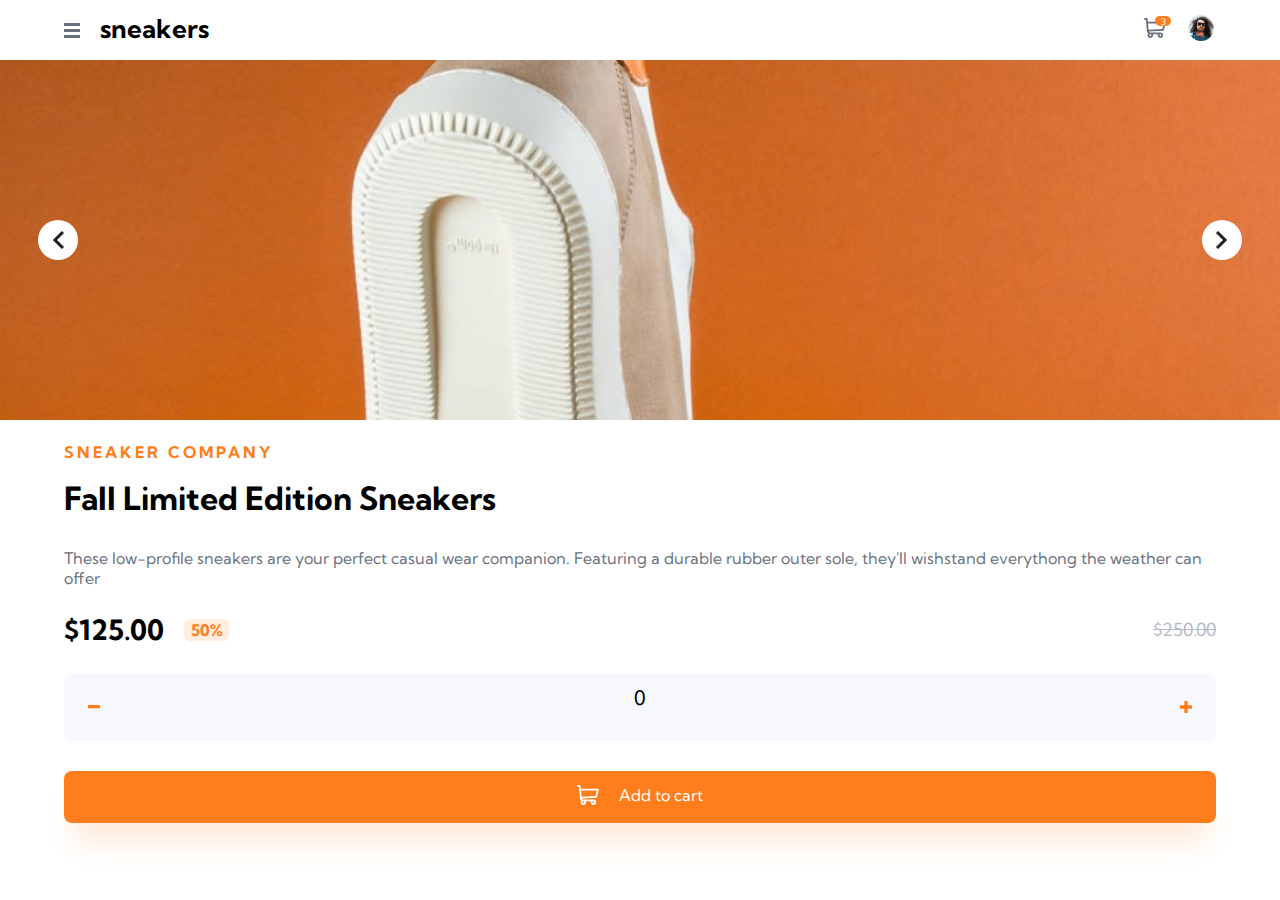
<file: index.html>
<!DOCTYPE html>
<html lang="en">
  <head>
    <meta charset="UTF-8" />
    <meta name="viewport" content="width=device-width, initial-scale=1.0" />
    <title>Product Detail</title>
    <link rel="stylesheet" href="./scss/style.css" />
  </head>
  <body>
    <div class="overlay" id="overlay"></div>
    <header class="header">
      <div class="header__menu">
        <div>
          <img
            src="./assets/icons/icon-menu.svg"
            alt="menu icon"
            class="header__icon"
            onclick="toggleMenu()"
          />
        </div>

        <h1 class="header__brand">sneakers</h1>
        <div class="menu-drawer" id="menu-drawer">
          <div>
            <img
              src="./assets/icons/icon-close.svg"
              alt="close"
              class="header__icon"
              onclick="toggleMenu()"
            />
          </div>

          <ul class="menu-drawer__items">
            <li class="menu-drawer__item">
              <a class="menu-drawer__link" href="#" title="Collections"
                >Collections</a
              >
            </li>
            <li class="menu-drawer__item">
              <a class="menu-drawer__link" href="#" title="Men">Men</a>
            </li>
            <li class="menu-drawer__item">
              <a class="menu-drawer__link" href="#" title="Women">Women</a>
            </li>
            <li class="menu-drawer__item">
              <a class="menu-drawer__link" href="#" title="About">About</a>
            </li>
            <li class="menu-drawer__item">
              <a class="menu-drawer__link" href="#" title="Contact">Contact</a>
            </li>
          </ul>
        </div>
      </div>
      <div class="header__cart-avt">
        <div class="header__cart">
          <div>
            <img src="./assets/icons/icon-cart.svg" alt="cart icon" />
          </div>
          <div class="cart-widget">
            <div class="cart-widget__header">Cart</div>
            <div class="cart-widget__body">
              <p class="cart-widget__empty">Your cart is empty</p>
              <div class="cart-widget__not-empty">
                <div class="cart-widget__item">
                  <div>
                    <img
                      src="./assets/images/image-product-1-thumbnail.jpg"
                      alt="cart item image"
                      class="cart-widget__image"
                    />
                  </div>

                  <div class="cart-widget__text">
                    <p class="cart-widget__item-name">
                      Fall Limited Edition Sneakers
                    </p>
                    <div>
                      <span class="cart-widget__item-price">$125.00 x 3</span>
                      <span class="cart-widget__item-price">$375.00</span>
                    </div>
                  </div>
                  <div class="cart-widget__delete-item">
                    <img
                      src="./assets/icons/icon-delete.svg"
                      alt="delete item"
                    />
                  </div>
                </div>
                <button class="cart-widget__btn">Checkout</button>
              </div>
            </div>
          </div>
        </div>
        <div>
          <img
            src="./assets/images/image-avatar.png"
            alt="avatar image"
            class="header__avt"
          />
        </div>
      </div>
    </header>
    <main class="main">
      <div class="product">
        <div class="product__viewImage" id="image-modal">
          <div class="close-icon">
            <svg
              width="18"
              height="18"
              xmlns="http://www.w3.org/2000/svg"
              onclick="toggleViewImages()"
            >
              <path
                d="m11.596.782 2.122 2.122L9.12 7.499l4.597 4.597-2.122 2.122L7 9.62l-4.595 4.597-2.122-2.122L4.878 7.5.282 2.904 2.404.782l4.595 4.596L11.596.782Z"
                fill="#ffffff"
                fill-rule="evenodd"
              />
            </svg>
          </div>
          <div class="product_image">
            <div class="product__large">
              <div class="product__icon product__icon--previous">
                <svg width="12" height="18" xmlns="http://www.w3.org/2000/svg">
                  <path
                    d="M11 1 3 9l8 8"
                    stroke="#1D2026"
                    stroke-width="3"
                    fill="none"
                    fill-rule="evenodd"
                  />
                </svg>
              </div>
              <div>
                <img
                  src="./assets/images/image-product-1.jpg"
                  alt="product image 1"
                  class="product__large-img"
                />
              </div>

              <div class="product__icon product__icon--next">
                <svg width="13" height="18" xmlns="http://www.w3.org/2000/svg">
                  <path
                    d="m2 1 8 8-8 8"
                    stroke="#1D2026"
                    stroke-width="3"
                    fill="none"
                    fill-rule="evenodd"
                  />
                </svg>
              </div>
            </div>
            <div class="product__small">
              <div class="product__small-container">
                <img
                  src="./assets/images/image-product-1-thumbnail.jpg"
                  alt="product image 1 thumbnail"
                  class="product__small-img"
                />
              </div>
              <div class="product__small-container">
                <img
                  src="./assets/images/image-product-2-thumbnail.jpg"
                  alt="product image 1 thumbnail"
                  class="product__small-img"
                />
              </div>
              <div class="product__small-container">
                <img
                  src="./assets/images/image-product-3-thumbnail.jpg"
                  alt="product image 1 thumbnail"
                  class="product__small-img"
                />
              </div>
              <div class="product__small-container">
                <img
                  src="./assets/images/image-product-4-thumbnail.jpg"
                  alt="product image 1 thumbnail"
                  class="product__small-img"
                />
              </div>
            </div>
          </div>
          <!-- <div class="product-image">
            <div class="product-image__large">
              <div class="product-image__icon product-image__icon--previous">
                <svg width="12" height="18" xmlns="http://www.w3.org/2000/svg">
                  <path
                    d="M11 1 3 9l8 8"
                    stroke="#1D2026"
                    stroke-width="3"
                    fill="none"
                    fill-rule="evenodd"
                  />
                </svg>
              </div>
              <div>
                <img
                  src="./assets/images/image-product-1.jpg"
                  alt="product image 1"
                  class="product__large-img"
                />
              </div>

              <div class="product-image__icon product-image__icon--next">
                <svg width="13" height="18" xmlns="http://www.w3.org/2000/svg">
                  <path
                    d="m2 1 8 8-8 8"
                    stroke="#1D2026"
                    stroke-width="3"
                    fill="none"
                    fill-rule="evenodd"
                  />
                </svg>
              </div>
            </div>
            <div class="product-image__small">
              <div class="product-image__small-container">
                <img
                  src="./assets/images/image-product-1-thumbnail.jpg"
                  alt="product image 1 thumbnail"
                  class="product__small-img"
                />
              </div>
              <div class="product-image__small-container">
                <img
                  src="./assets/images/image-product-2-thumbnail.jpg"
                  alt="product image 1 thumbnail"
                  class="product__small-img"
                />
              </div>
              <div class="product-image__small-container">
                <img
                  src="./assets/images/image-product-3-thumbnail.jpg"
                  alt="product image 1 thumbnail"
                  class="product__small-img"
                />
              </div>
              <div class="product-image__small-container">
                <img
                  src="./assets/images/image-product-4-thumbnail.jpg"
                  alt="product image 1 thumbnail"
                  class="product__small-img"
                />
              </div>
            </div>
          </div> -->
        </div>
        <div class="product__images">
          <div class="product__image">
            <div class="product__large">
              <div class="product__icon product__icon--previous">
                <svg width="12" height="18" xmlns="http://www.w3.org/2000/svg">
                  <path
                    d="M11 1 3 9l8 8"
                    stroke="#1D2026"
                    stroke-width="3"
                    fill="none"
                    fill-rule="evenodd"
                  />
                </svg>
              </div>
              <div>
                <img
                  src="./assets/images/image-product-1.jpg"
                  alt="product image 1"
                  onclick="toggleViewImages()"
                  class="product__large-img"
                />
              </div>

              <div class="product__icon product__icon--next">
                <svg width="13" height="18" xmlns="http://www.w3.org/2000/svg">
                  <path
                    d="m2 1 8 8-8 8"
                    stroke="#1D2026"
                    stroke-width="3"
                    fill="none"
                    fill-rule="evenodd"
                  />
                </svg>
              </div>
            </div>
            <div class="product__small">
              <div class="product__small-container">
                <img
                  src="./assets/images/image-product-1-thumbnail.jpg"
                  alt="product image 1 thumbnail"
                  class="product__small-img"
                />
              </div>
              <div class="product__small-container">
                <img
                  src="./assets/images/image-product-2-thumbnail.jpg"
                  alt="product image 1 thumbnail"
                  class="product__small-img"
                />
              </div>
              <div class="product__small-container">
                <img
                  src="./assets/images/image-product-3-thumbnail.jpg"
                  alt="product image 1 thumbnail"
                  class="product__small-img"
                />
              </div>
              <div class="product__small-container">
                <img
                  src="./assets/images/image-product-4-thumbnail.jpg"
                  alt="product image 1 thumbnail"
                  class="product__small-img"
                />
              </div>
            </div>
          </div>
        </div>
        <div class="product__inf-container">
          <div class="product__inf">
            <p class="product__brand">SNEAKER COMPANY</p>
            <h2 class="product__name">Fall Limited Edition Sneakers</h2>
            <p class="product__desc">
              These low-profile sneakers are your perfect casual wear companion.
              Featuring a durable rubber outer sole, they'll wishstand
              everythong the weather can offer
            </p>
            <div class="product__price">
              <p class="product__new-price">$125.00</p>
              <p class="product__old-price">$250.00</p>
            </div>

            <div class="product__btn">
              <div class="product__quantity">
                <div class="product__quantity-btn">
                  <img src="./assets/icons/icon-minus.svg" alt="icon-minus" />
                </div>

                <p class="product__cur-quantity">0</p>
                <div class="product__quantity-btn">
                  <img src="./assets/icons/icon-plus.svg" alt="icon plus" />
                </div>
              </div>
              <button class="product__addcart">
                <div class="product__cart-icon">
                  <svg
                    width="22"
                    height="20"
                    xmlns="http://www.w3.org/2000/svg"
                  >
                    <path
                      d="M20.925 3.641H3.863L3.61.816A.896.896 0 0 0 2.717 0H.897a.896.896 0 1 0 0 1.792h1l1.031 11.483c.073.828.52 1.726 1.291 2.336C2.83 17.385 4.099 20 6.359 20c1.875 0 3.197-1.87 2.554-3.642h4.905c-.642 1.77.677 3.642 2.555 3.642a2.72 2.72 0 0 0 2.717-2.717 2.72 2.72 0 0 0-2.717-2.717H6.365c-.681 0-1.274-.41-1.53-1.009l14.321-.842a.896.896 0 0 0 .817-.677l1.821-7.283a.897.897 0 0 0-.87-1.114ZM6.358 18.208a.926.926 0 0 1 0-1.85.926.926 0 0 1 0 1.85Zm10.015 0a.926.926 0 0 1 0-1.85.926.926 0 0 1 0 1.85Zm2.021-7.243-13.8.81-.57-6.341h15.753l-1.383 5.53Z"
                      fill="#ffffff"
                      fill-rule="nonzero"
                    />
                  </svg>
                </div>
                <p>Add to cart</p>
              </button>
            </div>
          </div>
        </div>
      </div>
    </main>
    <script src="./js/product_detail.js"></script>
  </body>
</html>
</file>
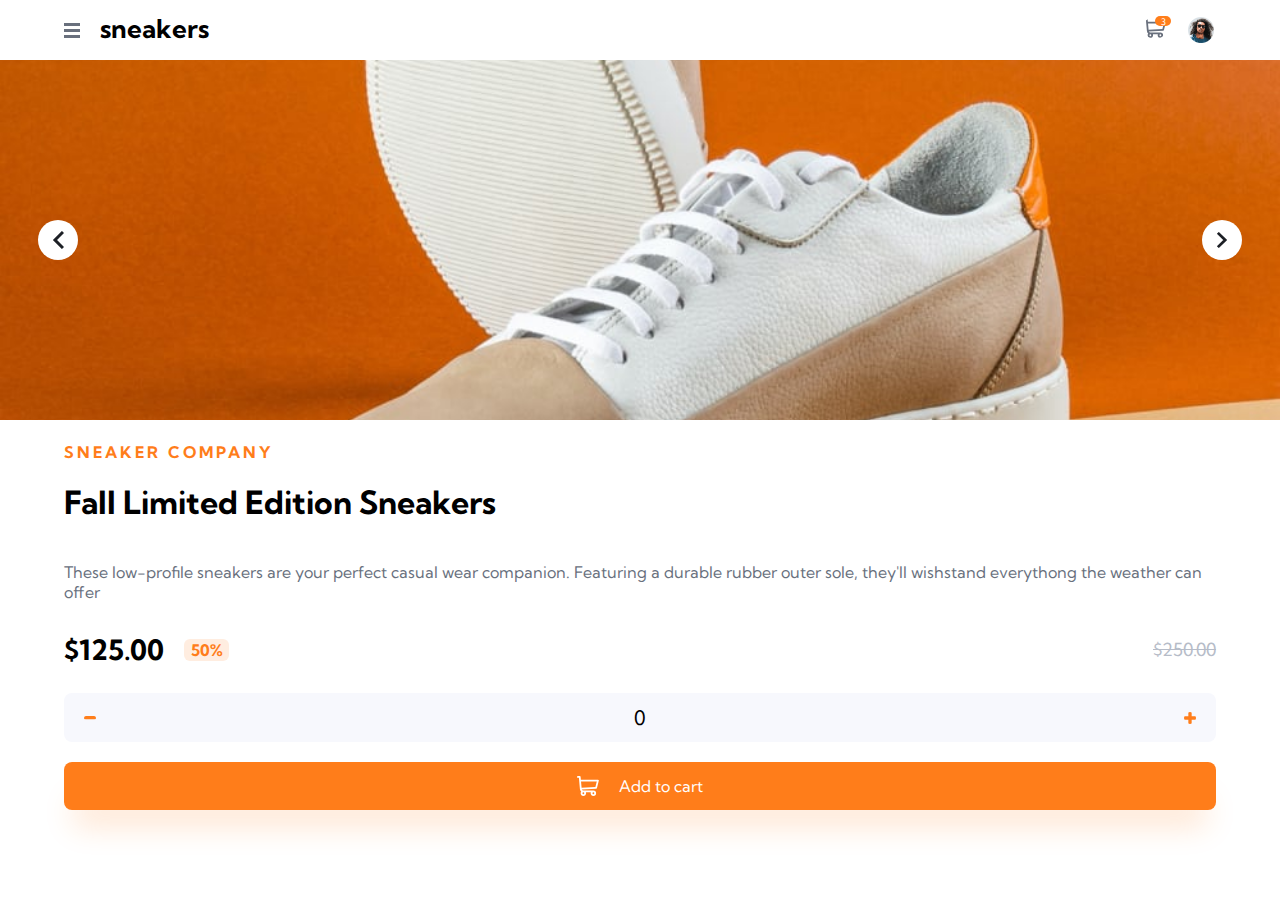
<file: product_detail.html>
<!DOCTYPE html>
<html lang="en">
  <head>
    <meta charset="UTF-8" />
    <meta name="viewport" content="width=device-width, initial-scale=1.0" />
    <title>Product Detail</title>
    <link rel="stylesheet" href="product_detail.css" />
  </head>
  <body>
    <div class="overlay" id="overlay"></div>
    <header>
      <div class="header__menu">
        <img
          src="./assets/icons/icon-menu.svg"
          alt="menu icon"
          onclick="toggleMenu()"
        />
        <h1>sneakers</h1>
        <div class="header__menu__drawer" id="menu-drawer">
          <img
            src="./assets/icons/icon-close.svg"
            alt="close"
            onclick="toggleMenu()"
          />
          <ul>
            <li>Collections</li>
            <li>Men</li>
            <li>Women</li>
            <li>About</li>
            <li>Contact</li>
          </ul>
        </div>
      </div>
      <div class="header__cart-avt">
        <div class="header__cart-avt__cart">
          <img src="./assets/icons/icon-cart.svg" alt="cart icon" />
          <div class="header__cart-avt__cart__widget">
            <div class="header__cart-avt__cart__widget__header">Cart</div>
            <div class="header__cart-avt__cart__widget__body">
              <p>Your cart is empty</p>
              <div>
                <div>
                  <img
                    src="./assets/images/image-product-1-thumbnail.jpg"
                    alt="cart item image"
                    class="item-image"
                  />
                  <div>
                    <p>Fall Limited Edition Sneakers</p>
                    <div>
                      <span>$125.00 x 3</span>
                      <span>$375.00</span>
                    </div>
                  </div>
                  <img
                    src="./assets/icons/icon-delete.svg"
                    alt="delete item"
                    class="delete-item"
                  />
                </div>
                <button>Checkout</button>
              </div>
            </div>
          </div>
        </div>

        <img
          src="./assets/images/image-avatar.png"
          alt="avatar image"
          class="header__cart-avt__avt"
        />
      </div>
    </header>
    <div class="product">
      <div class="product--viewImage" id="image-modal">
        <svg
          class="close-icon"
          xmlns="http://www.w3.org/2000/svg"
          onclick="viewImages()"
        >
          <path
            d="m11.596.782 2.122 2.122L9.12 7.499l4.597 4.597-2.122 2.122L7 9.62l-4.595 4.597-2.122-2.122L4.878 7.5.282 2.904 2.404.782l4.595 4.596L11.596.782Z"
            fill="#ffffff"
            fill-rule="evenodd"
          />
        </svg>
        <div class="product__image">
          <div class="product__image__large">
            <div class="product__image__large__previous">
              <svg width="12" height="18" xmlns="http://www.w3.org/2000/svg">
                <path
                  d="M11 1 3 9l8 8"
                  stroke="#1D2026"
                  stroke-width="3"
                  fill="none"
                  fill-rule="evenodd"
                />
              </svg>
            </div>
            <img
              src="./assets/images/image-product-1.jpg"
              alt="product image 1"
            />
            <div class="product__image__large__next">
              <svg width="13" height="18" xmlns="http://www.w3.org/2000/svg">
                <path
                  d="m2 1 8 8-8 8"
                  stroke="#1D2026"
                  stroke-width="3"
                  fill="none"
                  fill-rule="evenodd"
                />
              </svg>
            </div>
          </div>
          <div class="product__image__small">
            <div>
              <img
                src="./assets/images/image-product-1-thumbnail.jpg"
                alt="product image 1 thumbnail"
              />
            </div>
            <div>
              <img
                src="./assets/images/image-product-2-thumbnail.jpg"
                alt="product image 1 thumbnail"
              />
            </div>
            <div>
              <img
                src="./assets/images/image-product-3-thumbnail.jpg"
                alt="product image 1 thumbnail"
              />
            </div>
            <div>
              <img
                src="./assets/images/image-product-4-thumbnail.jpg"
                alt="product image 1 thumbnail"
              />
            </div>
          </div>
        </div>
      </div>

      <div class="product__image">
        <div class="product__image__large">
          <div class="product__image__large__previous">
            <img
              src="./assets/icons/icon-previous.svg"
              alt="to previous image"
            />
          </div>
          <img
            src="./assets/images/image-product-1.jpg"
            alt="product image 1"
            onclick="viewImages()"
          />
          <div class="product__image__large__next">
            <img src="./assets/icons/icon-next.svg" alt="to next image" />
          </div>
        </div>
        <div class="product__image__small">
          <div>
            <img
              src="./assets/images/image-product-1-thumbnail.jpg"
              alt="product image 1 thumbnail"
            />
          </div>
          <div>
            <img
              src="./assets/images/image-product-2-thumbnail.jpg"
              alt="product image 1 thumbnail"
            />
          </div>
          <div>
            <img
              src="./assets/images/image-product-3-thumbnail.jpg"
              alt="product image 1 thumbnail"
            />
          </div>
          <div>
            <img
              src="./assets/images/image-product-4-thumbnail.jpg"
              alt="product image 1 thumbnail"
            />
          </div>
        </div>
      </div>
      <div class="product__inf">
        <p class="product__inf__brand">SNEAKER COMPANY</p>
        <h2 class="product__inf__name">Fall Limited Edition Sneakers</h2>
        <p class="product__inf__desc">
          These low-profile sneakers are your perfect casual wear companion.
          Featuring a durable rubber outer sole, they'll wishstand everythong
          the weather can offer
        </p>
        <div class="product__inf__price">
          <p class="product__inf__price__new">$125.00</p>
          <p class="product__inf__price__old">$250.00</p>
        </div>

        <div class="product__inf__btns">
          <div class="product__inf__btns__quantity">
            <img src="./assets/icons/icon-minus.svg" alt="icon-minus" />
            <p>0</p>
            <img src="./assets/icons/icon-plus.svg" alt="" />
          </div>
          <button class="product__inf__btns__addcart">
            <img src="./assets/icons/icon-cart-white.svg" alt="" />
            <p>Add to cart</p>
          </button>
        </div>
      </div>
    </div>
    <script>
      const toggleOverlay = () => {
        const overlay = document.getElementById("overlay");
        overlay.classList.toggle("overlay--open");
      };
      const toggleMenu = () => {
        const menuDrawer = document.getElementById("menu-drawer");
        menuDrawer.classList.toggle("drawerOpen");
        toggleOverlay();
        document.body.classList.toggle("not-overflow");
      };
      const viewImages = () => {
        if (window.innerWidth > 1440) {
          const imageModal = document.getElementById("image-modal");
          toggleOverlay();
          imageModal.classList.toggle("image-modal-open");
          imageModal.classList.toggle("product--viewImage--disAppear");
        }
      };
    </script>
  </body>
</html>
</file>
<file: scss/style.css>
@import url("https://fonts.googleapis.com/css2?family=Kumbh+Sans:wght@100..900&family=Roboto:wght@300;400;500;700&display=swap");
@keyframes appear {
  0% {
    opacity: 0;
  }
  100% {
    opacity: 1;
  }
}
@keyframes disAppear {
  0% {
    opacity: 1;
  }
  100% {
    opacity: 0;
  }
}
@keyframes slideIn {
  0% {
    opacity: 0;
    transform: translate(46%, 20%);
  }
  100% {
    opacity: 1;
    transform: translate(46%, 0%);
  }
}
@keyframes slideOut {
  0% {
    opacity: 1;
    transform: translate(46%, 0%);
  }
  100% {
    opacity: 0;
    transform: translate(46%, 20%);
  }
}
* {
  padding: 0;
  margin: 0;
  box-sizing: border-box;
  font-family: "Kumbh Sans", sans-serif;
  font-size: 16px;
}

button {
  border: none;
  outline: none;
  background-color: transparent;
}

.not-overflow {
  overflow-y: hidden;
}

.overlay {
  position: fixed;
  display: none;
  width: 100%;
  height: 150%;
  position: absolute;
  background-color: hsl(0, 0%, 0%);
  opacity: 0.8;
  top: 0;
  left: 0;
  bottom: 0;
  right: 0;
  z-index: 2;
}

.overlay--open {
  display: block;
}

.header {
  margin: 0px 10%;
  width: 80%;
  height: 80px;
  border-bottom: 2px solid hsl(223, 64%, 98%);
  display: flex;
  align-items: center;
  justify-content: space-between;
}
.header__menu {
  display: flex;
  align-items: center;
  justify-content: unset;
}
.header__icon {
  display: none;
}
.header__brand {
  font-size: 26px;
  font-weight: 700;
  cursor: pointer;
}
.header__cart-avt {
  display: flex;
  align-items: center;
  justify-content: unset;
}
.header__cart {
  position: relative;
  cursor: pointer;
}
.header__cart::after {
  content: "3";
  width: 16px;
  height: 10px;
  color: hsl(0, 0%, 100%);
  background-color: hsl(26, 100%, 55%);
  position: absolute;
  top: -2px;
  left: 11px;
  display: flex;
  align-items: center;
  justify-content: center;
  font-size: 9px;
  border-radius: 80px;
}
.header__cart::before {
  content: "";
  width: 30px;
  height: 100px;
  position: absolute;
}
.header__cart:hover .cart-widget {
  visibility: visible;
  animation: slideIn 0.5s forwards;
}
.header__avt {
  width: 40px;
  margin-left: 30px;
  border: 2px solid transparent;
  transition: all 0.3s ease;
}
.header__avt:hover {
  border: 2px solid hsl(26, 100%, 55%);
  border-radius: 50%;
}

.menu-drawer__items {
  list-style-type: none;
  padding-left: 40px;
}
.menu-drawer__item {
  display: inline-block;
  font-size: 0;
}
.menu-drawer__link {
  display: inline-block;
  text-align: center;
  color: hsl(219, 9%, 45%);
  text-decoration: none;
  padding: 30px 20px;
  cursor: pointer;
  border-bottom: 2px solid hsl(223, 64%, 98%);
  transition: all 0.3s ease;
}
.menu-drawer__link:hover {
  font-weight: 700;
  border-bottom: 2px solid hsl(26, 100%, 55%);
}
.menu-drawer__link::before {
  display: block;
  content: attr(title);
  font-weight: 700;
  height: 0;
  overflow: hidden;
  visibility: hidden;
}

.cart-widget {
  position: absolute;
  width: 340px;
  background-color: hsl(0, 0%, 100%);
  z-index: 5;
  top: 36px;
  right: 0px;
  transform: translateX(40%);
  box-shadow: 0px 16px 36px 2px rgba(0, 0, 0, 0.1);
  border-radius: 16px;
  visibility: hidden;
  transition: all 0.5s ease-in;
  animation: slideOut 0.5s forwards;
}
.cart-widget__header {
  padding: 20px;
  border-bottom: 2px solid hsl(223, 64%, 98%);
  font-weight: 700;
}
.cart-widget__body {
  display: flex;
  align-items: center;
  justify-content: center;
  min-height: 160px;
  margin-bottom: 10px;
}
.cart-widget__empty {
  display: none;
}
.cart-widget__not-empty {
  display: grid;
  grid-template-rows: 50px 50px;
  row-gap: 20px;
  width: 300px;
}
.cart-widget__btn {
  background-color: hsl(26, 100%, 55%);
  color: hsl(0, 0%, 100%);
  padding: 12px;
  width: 100%;
  transition: all 0.3s ease;
}
.cart-widget__btn:hover {
  opacity: 0.5;
}
.cart-widget__item {
  display: flex;
  align-items: center;
  justify-content: space-between;
}
.cart-widget__image {
  width: 50px;
  border-radius: 4px;
}
.cart-widget__text {
  display: flex;
  align-items: space-between;
  justify-content: unset;
  flex-direction: column;
  color: hsl(219, 9%, 45%);
  height: 90%;
}
.cart-widget__item-name {
  font-size: 15px;
}
.cart-widget__item-price {
  font-size: 15px;
}
.cart-widget__item-price:nth-of-type(2) {
  color: hsl(0, 0%, 0%);
  font-weight: 700;
}
.cart-widget__delete-item {
  width: 14px;
  cursor: pointer;
}

@media screen and (min-width: 375px) and (max-width: 1440px) {
  .header {
    margin: 0px 5vw;
    width: calc(100% - 10vw);
    height: 60px;
    border-bottom: none;
  }
  .header__menu {
    position: relative;
  }
  .header__icon {
    display: block;
  }
  .header__brand {
    font-size: 26px;
    font-weight: 700;
    position: relative;
    top: -2px;
    left: 20px;
  }
  .header__avt {
    width: 30px;
    margin-left: 20px;
  }
  .menu-drawer {
    position: absolute;
    top: -14px;
    left: -100vw;
    bottom: 0;
    width: 300px;
    height: 100vh;
    background-color: hsl(0, 0%, 100%);
    z-index: 2;
    padding: 30px;
    transition: all 0.5s ease-in-out;
  }
  .menu-drawer__items {
    padding-left: 0;
    padding-top: 40px;
    font-weight: 700;
  }
  .menu-drawer__item {
    display: block;
    padding: 16px 0;
    border-bottom: none;
  }
  .menu-drawer__link {
    padding: 0;
    border-bottom: none;
  }
  .drawerOpen {
    left: -5vw;
  }
  .cart-widget {
    top: 56px;
    right: 105px;
  }
}
.btn, .product__addcart, .product__quantity-btn, .header__avt, .cart-widget__btn {
  border-radius: 8px;
  cursor: pointer;
}

.hover-opacity, .product__addcart, .product__quantity-btn, .product__small-img {
  transition: opacity 0.3s ease;
}

.hover-opacity:hover, .product__addcart:hover, .product__quantity-btn:hover, .product__small-img:hover {
  opacity: 0.5;
}

.close-icon {
  margin-bottom: 20px;
  cursor: pointer;
}
.close-icon:hover path {
  fill: hsl(26, 100%, 55%);
}

.main {
  width: 100%;
  height: 80vh;
  display: flex;
  align-items: center;
  justify-content: center;
}

.product {
  width: 60%;
  display: flex;
  align-items: center;
  justify-content: space-between;
  position: relative;
}
.product__viewImage {
  display: flex;
  align-items: end;
  justify-content: unset;
  flex-direction: column;
  display: none;
  position: absolute;
  z-index: 5;
  left: 50%;
  top: -18%;
  transform: translate(-50%, 10%);
  width: 40%;
  height: unset;
  transition: all 0.5s ease;
  animation: appear 0.5s forwards;
}
.product__viewImage .product__icon {
  display: flex;
}
.product__viewImage .product__icon--previous {
  left: -22px;
}
.product__viewImage .product__icon--next {
  right: -22px;
}
.product__viewImage .product__small {
  display: flex;
  align-items: unset;
  justify-content: space-evenly;
}
.product__viewImage .product__small-container {
  width: 18%;
  height: auto;
  border-radius: 14px;
}
.product__viewImage .product__small-img {
  border-radius: 11px;
}
.product .image-modal-open {
  display: flex;
}
.product__images {
  width: 46%;
  height: 100%;
  flex: 1;
}
.product__image {
  width: 80%;
}
.product__large {
  position: relative;
  padding-bottom: 20px;
}
.product__large-img {
  width: 100%;
  border-radius: 5%;
  cursor: pointer;
}
.product__small {
  display: flex;
  align-items: unset;
  justify-content: space-between;
}
.product__small-container {
  width: 20%;
  height: auto;
  border-radius: 18px;
  background-color: hsl(0, 0%, 100%);
  cursor: pointer;
}
.product__small-container:first-child {
  border: 4px solid hsl(26, 100%, 55%);
}
.product__small-container:first-child .product__small-img {
  opacity: 0.5;
}
.product__small-img {
  width: 100%;
  height: 100%;
  border-radius: 14px;
}
.product__icon {
  cursor: pointer;
  width: 40px;
  height: 40px;
  border-radius: 50%;
  background-color: hsl(0, 0%, 100%);
  position: absolute;
  top: 50%;
  transform: translateY(-50%);
  display: flex;
  align-items: center;
  justify-content: center;
  display: none;
}
.product__icon:hover svg path {
  stroke: hsl(26, 100%, 55%);
}
.product__icon--previous {
  left: 3%;
}
.product__icon--next {
  right: 3%;
}
.product__inf-container {
  flex: 1;
  display: flex;
  align-items: end;
  justify-content: center;
  flex-direction: column;
}
.product__inf {
  width: 90%;
}
.product__brand {
  color: hsl(26, 100%, 55%);
  font-weight: 700;
  letter-spacing: 3px;
}
.product__name {
  font-size: 30px;
  color: hsl(0, 0%, 0%);
  padding: 16px 0px;
}
.product__desc {
  color: hsl(219, 9%, 45%);
  padding: 14px 0px;
}
.product__price {
  margin-bottom: 40px;
}
.product__new-price {
  color: hsl(0, 0%, 0%);
  font-size: 28px;
  font-weight: 700;
  padding: 10px 0px;
  display: flex;
  align-items: center;
  justify-content: unset;
}
.product__new-price::after {
  content: "50%";
  font-size: 16px;
  color: hsl(26, 100%, 55%);
  background-color: hsl(25, 100%, 94%);
  margin-left: 20px;
  width: 45px;
  height: 22px;
  display: flex;
  align-items: center;
  justify-content: center;
  border-radius: 6px;
}
.product__old-price {
  color: hsl(220, 14%, 75%);
  font-size: 18px;
  text-decoration: line-through;
  font-weight: 400;
}
.product__btn {
  display: flex;
  align-items: unset;
  justify-content: space-between;
}
.product__quantity {
  display: flex;
  align-items: center;
  justify-content: space-around;
  flex: 2;
  margin-right: 5%;
  font-size: 24px;
  background-color: hsl(223, 64%, 98%);
  border-radius: 8px;
}
.product__quantity-btn {
  display: flex;
  align-items: center;
  justify-content: unset;
  padding: 16px 4px;
}
.product__cur-quantity {
  font-size: 20px;
  font-weight: 400;
}
.product__addcart {
  display: flex;
  align-items: unset;
  justify-content: center;
  padding: 14px 30px;
  color: hsl(0, 0%, 100%);
  background-color: hsl(26, 100%, 55%);
  flex: 3;
  box-shadow: 0px 26px 30px -10px hsla(26, 100%, 55%, 0.2);
}
.product__cart-icon {
  margin-right: 20px;
}

@media screen and (min-width: 375px) and (max-width: 1440px) {
  .main {
    align-items: unset;
  }
  .product {
    margin: 0px 0%;
    width: 100%;
    margin-bottom: 80px;
    flex-direction: column;
  }
  .product__images {
    width: 100%;
  }
  .product__image {
    width: 100%;
  }
  .product__large {
    height: 40vh;
    overflow: hidden;
  }
  .product__icon {
    display: flex;
  }
  .product__large-img {
    border-radius: 0;
    height: 100%;
    object-fit: cover;
  }
  .product__small {
    display: none;
  }
  .product__inf-container {
    margin: 0px 5vw;
    width: calc(100% - 10vw);
  }
  .product__inf {
    width: 100%;
  }
  .product__brand {
    margin-top: 22px;
  }
  .product__name {
    font-size: 32px;
  }
  .product__price {
    display: flex;
    align-items: center;
    justify-content: space-between;
    margin-bottom: 16px;
  }
  .product__btn {
    flex-direction: column;
    margin-bottom: 50px;
  }
  .product__quantity {
    margin-right: 0;
    margin-bottom: 30px;
    padding: 12px 20px;
    display: flex;
    align-items: unset;
    justify-content: space-between;
  }
}

/*# sourceMappingURL=style.css.map */
</file>
<file: product_detail.css>
@import url("https://fonts.googleapis.com/css2?family=Kumbh+Sans:wght@100..900&family=Roboto:wght@300;400;500;700&display=swap");
* {
  padding: 0;
  margin: 0;
  box-sizing: border-box;
  font-family: "Kumbh Sans", sans-serif;
  font-size: 16px;
}

button {
  border: none;
  outline: none;
  background-color: transparent;
}

.not-overflow {
  overflow-y: hidden;
}

.overlay {
  position: fixed;
  display: none;
  width: 100%;
  height: 150%;
  position: absolute;
  background-color: hsl(0, 0%, 0%);
  opacity: 0.8;
  top: 0;
  left: 0;
  bottom: 0;
  right: 0;
  z-index: 2;
}

.overlay--open {
  display: block;
}

header {
  margin: 0px 10vw;
  width: 80vw;
  height: 80px;
  border-bottom: 2px solid hsl(223, 64%, 98%);
  display: flex;
  justify-content: space-between;
  align-items: center;
}
header .header__menu {
  display: flex;
  align-items: center;
}
header .header__menu img {
  display: none;
}
header .header__menu h1 {
  font-size: 26px;
  font-weight: 700;
}
header .header__menu .header__menu__drawer ul {
  list-style-type: none;
  padding-left: 40px;
}
header .header__menu .header__menu__drawer ul li {
  display: inline-block;
  padding: 30px 20px;
  cursor: pointer;
  border-bottom: 2px solid hsl(223, 64%, 98%);
  transition: all 0.3s ease;
}
header .header__menu .header__menu__drawer ul li:hover {
  font-weight: 700;
  border-bottom: 2px solid hsl(26, 100%, 55%);
}
header .header__cart-avt {
  display: flex;
  align-items: center;
}
header .header__cart-avt__cart {
  position: relative;
}
header .header__cart-avt__cart__widget {
  position: absolute;
  width: 352px;
  background-color: hsl(0, 0%, 100%);
  z-index: 5;
  top: 36px;
  right: 0px;
  transform: translateX(40%);
  box-shadow: 0px 16px 36px 2px rgba(0, 0, 0, 0.1);
  border-radius: 16px;
  visibility: hidden;
  transition: all 0.5s ease-in;
  animation: slideOut 0.5s forwards;
}
header .header__cart-avt__cart__widget > div {
  padding: 22px;
}
header .header__cart-avt__cart__widget > div button {
  background-color: hsl(26, 100%, 55%);
  color: hsl(0, 0%, 100%);
  padding: 12px;
  width: 100%;
  transition: all 0.3s ease;
}
header .header__cart-avt__cart__widget > div button:hover {
  opacity: 0.5;
}
header .header__cart-avt__cart__widget__header {
  border-bottom: 2px solid hsl(223, 64%, 98%);
  font-weight: 700;
}
header .header__cart-avt__cart__widget__body {
  display: flex;
  align-items: center;
  justify-content: center;
  min-height: 160px;
  margin-bottom: 10px;
}
header .header__cart-avt__cart__widget__body > p {
  display: none;
}
header .header__cart-avt__cart__widget__body > div {
  display: grid;
  grid-template-rows: 50px 50px;
  row-gap: 24px;
  width: 300px;
}
header .header__cart-avt__cart__widget__body > div > div {
  display: flex;
  justify-content: space-between;
  align-items: center;
}
header .header__cart-avt__cart__widget__body > div > div .item-image {
  width: 50px;
  border-radius: 4px;
}
header .header__cart-avt__cart__widget__body > div > div > div {
  display: flex;
  flex-direction: column;
  justify-content: space-between;
  height: 90%;
  color: hsl(219, 9%, 45%);
}
header .header__cart-avt__cart__widget__body > div > div > div p {
  font-size: 15px;
}
header .header__cart-avt__cart__widget__body > div > div > div span {
  font-size: 15px;
}
header .header__cart-avt__cart__widget__body > div > div > div span:nth-of-type(2) {
  color: hsl(0, 0%, 0%);
  font-weight: 700;
}
header .header__cart-avt__cart__widget__body > div > div .delete-item {
  width: 14px;
  cursor: pointer;
}
header .header__cart-avt__cart::after {
  content: "3";
  width: 16px;
  height: 10px;
  color: hsl(0, 0%, 100%);
  background-color: hsl(26, 100%, 55%);
  position: absolute;
  top: -2px;
  left: 11px;
  display: flex;
  align-items: center;
  justify-content: center;
  font-size: 9px;
  border-radius: 80px;
}
header .header__cart-avt__cart::before {
  content: "";
  width: 30px;
  height: 100px;
  position: absolute;
}
header .header__cart-avt__cart:hover .header__cart-avt__cart__widget {
  visibility: visible;
  animation: slideIn 0.5s forwards;
}
header .header__cart-avt__avt {
  width: 40px;
  margin-left: 30px;
  border: 2px solid transparent;
  transition: all 0.3s ease;
}
header .header__cart-avt__avt:hover {
  border: 2px solid hsl(26, 100%, 55%);
  border-radius: 50%;
}

@keyframes slideIn {
  0% {
    opacity: 0;
    transform: translate(46%, 20%);
  }
  100% {
    opacity: 1;
    transform: translate(46%, 0%);
  }
}
@keyframes slideOut {
  0% {
    opacity: 1;
    transform: translate(46%, 0%);
  }
  100% {
    opacity: 0;
    transform: translate(46%, 20%);
  }
}
@media screen and (min-width: 375px) and (max-width: 1440px) {
  header {
    margin: 0px 5vw;
    width: 90vw;
    height: 60px;
    border-bottom: none;
    display: flex;
    justify-content: space-between;
    align-items: center;
  }
  header .header__menu {
    position: relative;
  }
  header .header__menu img {
    display: block;
  }
  header .header__menu h1 {
    font-size: 26px;
    font-weight: 700;
    position: relative;
    top: -2px;
    left: 20px;
  }
  header .header__menu .header__menu__drawer {
    position: absolute;
    top: -14px;
    left: -100vw;
    bottom: 0;
    width: 300px;
    height: 100vh;
    background-color: hsl(0, 0%, 100%);
    z-index: 2;
    padding: 30px;
    transition: all 0.5s ease-in-out;
  }
  header .header__menu .header__menu__drawer ul {
    padding-left: 0;
    padding-top: 40px;
    font-weight: 700;
  }
  header .header__menu .header__menu__drawer ul li {
    display: block;
    padding: 16px 0;
    border-bottom: none;
  }
  header .header__menu .drawerOpen {
    left: -5vw;
  }
  header .header__cart-avt {
    display: flex;
    align-items: center;
  }
  header .header__cart-avt__cart {
    position: relative;
  }
  header .header__cart-avt__cart__widget {
    top: 56px;
    right: 105px;
  }
  header .header__cart-avt__cart::after {
    content: "3";
    width: 16px;
    height: 10px;
    color: hsl(0, 0%, 100%);
    background-color: hsl(26, 100%, 55%);
    position: absolute;
    top: -2px;
    left: 11px;
    display: flex;
    align-items: center;
    justify-content: center;
    font-size: 9px;
    border-radius: 80px;
  }
  header .header__cart-avt__cart::before {
    content: "";
    width: 30px;
    height: 100px;
    position: absolute;
  }
  header .header__cart-avt__cart:hover .header__cart-avt__cart__widget {
    visibility: visible;
    animation: slideIn 0.5s forwards;
  }
  header .header__cart-avt__avt {
    width: 30px;
    margin-left: 20px;
  }
}
.btn, .product__inf__btns__addcart, .product__inf__btns__quantity img, header .header__cart-avt__cart > img, header .header__cart-avt__cart__widget > div button, header .header__cart-avt__avt {
  border-radius: 8px;
  cursor: pointer;
}

.hover-opacity, .product__inf__btns__addcart, .product__inf__btns__quantity img, .product__image__small div img {
  transition: opacity 0.3s ease;
}

.hover-opacity:hover, .product__inf__btns__addcart:hover, .product__inf__btns__quantity img:hover, .product__image__small div img:hover {
  opacity: 0.5;
}

.product {
  margin: 0px 10vw;
  width: 80vw;
  margin-top: 60px;
  margin-bottom: 80px;
  display: flex;
  justify-content: space-around;
  align-items: center;
  position: relative;
}
.product--viewImage {
  display: none;
  position: absolute;
  z-index: 5;
  left: 50%;
  top: -20%;
  transform: translate(-50%, 10%);
  width: 28vw;
  height: 80vh;
  transition: all 0.3s ease;
  animation: appear 0.5s ease-in-out;
}
.product--viewImage > svg {
  float: right;
  width: 14px;
  height: 15px;
  margin-bottom: 20px;
  cursor: pointer;
}
.product--viewImage > svg:hover path {
  fill: hsl(26, 100%, 55%);
}
.product--viewImage .product__image {
  width: 100%;
  row-gap: 4%;
}
.product--viewImage .product__image__large div {
  display: flex;
  cursor: pointer;
}
.product--viewImage .product__image__large div:hover svg path {
  stroke: hsl(26, 100%, 55%);
}
.product--viewImage .product__image__large__previous {
  left: -22px;
}
.product--viewImage .product__image__large__next {
  right: -22px;
}
.product--viewImage .product__image__large__next img {
  left: 2px;
}
.product--viewImage .product__image__small {
  justify-content: space-evenly;
}
.product--viewImage .product__image__small div {
  width: 16%;
  height: 94%;
  border-radius: 7px;
}
.product--viewImage .product__image__small div img {
  border-radius: 5px;
}
.product--viewImage--disAppear {
  animation: appear 0.3s forwards;
}
.product .image-modal-open {
  display: block;
}
.product__image {
  width: 36vw;
  display: grid;
  grid-template-rows: auto auto;
  row-gap: 5%;
}
.product__image img {
  cursor: pointer;
}
.product__image__large {
  position: relative;
}
.product__image__large div {
  width: 40px;
  height: 40px;
  border-radius: 50%;
  background-color: hsl(0, 0%, 100%);
  position: absolute;
  top: 50%;
  transform: translateY(-50%);
  display: none;
  justify-content: center;
  align-items: center;
}
.product__image__large div img {
  width: 30%;
}
.product__image__large__previous {
  left: 3%;
}
.product__image__large__next {
  right: 3%;
}
.product__image__large img {
  width: 100%;
  border-radius: 5%;
}
.product__image__small {
  display: flex;
  justify-content: space-between;
}
.product__image__small div {
  width: 20%;
  height: 96%;
  border-radius: 18px;
  background-color: hsl(0, 0%, 100%);
}
.product__image__small div img {
  width: 100%;
  border-radius: 14px;
}
.product__image__small div:first-child {
  border: 4px solid hsl(26, 100%, 55%);
}
.product__image__small div:first-child img {
  opacity: 0.5;
}
.product__inf {
  width: 36vw;
}
.product__inf__brand {
  color: hsl(26, 100%, 55%);
  font-weight: 700;
  letter-spacing: 3px;
}
.product__inf__name {
  font-size: 44px;
  color: hsl(0, 0%, 0%);
  padding: 20px 0px;
}
.product__inf__desc {
  color: hsl(219, 9%, 45%);
  padding: 20px 0px;
}
.product__inf__price {
  margin-bottom: 50px;
}
.product__inf__price__new {
  color: hsl(0, 0%, 0%);
  font-size: 28px;
  font-weight: 700;
  padding: 10px 0px;
  display: flex;
  align-items: center;
}
.product__inf__price__new::after {
  content: "50%";
  font-size: 16px;
  color: hsl(26, 100%, 55%);
  background-color: hsl(25, 100%, 94%);
  margin-left: 20px;
  width: 45px;
  height: 22px;
  display: inline-flex;
  align-items: center;
  justify-content: center;
  border-radius: 6px;
}
.product__inf__price__old {
  color: hsl(220, 14%, 75%);
  font-size: 18px;
  text-decoration: line-through;
  font-weight: 400;
}
.product__inf__btns {
  display: flex;
  justify-content: space-between;
}
.product__inf__btns__quantity {
  display: flex;
  flex: 2;
  align-items: center;
  justify-content: space-around;
  margin-right: 5%;
  font-size: 24px;
  background-color: hsl(223, 64%, 98%);
  border-radius: 8px;
}
.product__inf__btns__quantity p {
  font-size: 20px;
  font-weight: 400;
}
.product__inf__btns__addcart {
  display: flex;
  justify-content: center;
  padding: 14px 30px;
  color: hsl(0, 0%, 100%);
  background-color: hsl(26, 100%, 55%);
  flex: 3;
  box-shadow: 0px 26px 30px -10px hsla(26, 100%, 55%, 0.2);
}
.product__inf__btns__addcart img {
  margin-right: 20px;
}

@media screen and (min-width: 375px) and (max-width: 1440px) {
  .product {
    margin: 0px 5vw;
    width: 90vw;
    flex-direction: column;
    margin-bottom: 80px;
  }
  .product__image {
    width: 100vw;
  }
  .product__image__large {
    height: 40vh;
    overflow: hidden;
  }
  .product__image__large div {
    display: flex;
  }
  .product__image__large > img {
    border-radius: 0;
    height: 100%;
    object-fit: cover;
  }
  .product__image__small {
    display: none;
  }
  .product__inf {
    width: 90vw;
  }
  .product__inf__brand {
    margin-top: 22px;
  }
  .product__inf__name {
    font-size: 32px;
  }
  .product__inf__price {
    display: flex;
    align-items: center;
    justify-content: space-between;
    margin-bottom: 16px;
  }
  .product__inf__btns {
    display: flex;
    justify-content: space-between;
    flex-direction: column;
  }
  .product__inf__btns__quantity {
    margin-right: 0;
    margin-bottom: 20px;
    padding: 12px 20px;
    justify-content: space-between;
  }
  .product__inf__btns__quantity p {
    font-size: 20px;
    font-weight: 400;
  }
  .product__inf__btns__addcart {
    display: flex;
    justify-content: center;
    padding: 14px 30px;
    color: hsl(0, 0%, 100%);
    background-color: hsl(26, 100%, 55%);
    flex: 3;
    box-shadow: 0px 26px 30px -10px hsla(26, 100%, 55%, 0.2);
  }
  .product__inf__btns__addcart img {
    margin-right: 20px;
  }
}
@keyframes appear {
  0% {
    opacity: 0;
  }
  100% {
    opacity: 1;
  }
}
@keyframes disAppear {
  100% {
    opacity: 0;
  }
  0% {
    opacity: 1;
  }
}

/*# sourceMappingURL=product_detail.css.map */
</file>
